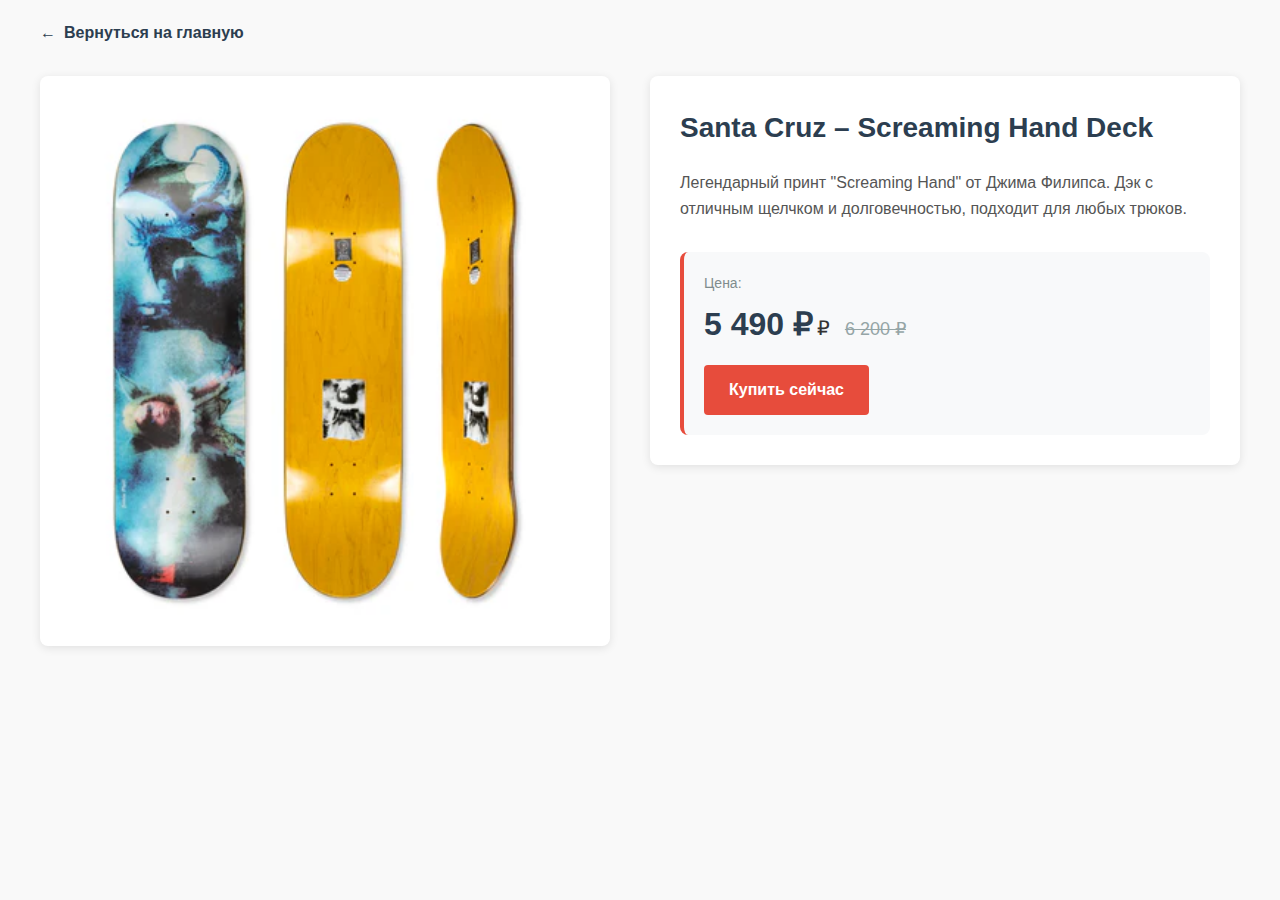
<file: assets/board1.html>
<!DOCTYPE html>
<html lang="ru">
<head>
    <meta charset="UTF-8">
    <meta name="viewport" content="width=device-width, initial-scale=1.0">
    <title>Страница товара</title>
    <link rel="stylesheet" href="board.css">
</head>
<body>
    <div class="container"> 
        <a href="web.html" class="home-link">Вернуться на главную</a>
        
        <div class="content-wrapper">

            <div class="image-block">
                <img src="1_1.webp" alt="Название товара" class="product-image">
            </div>
            
            <div class="description-block">
                <h1 class="product-title">Santa Cruz – Screaming Hand Deck</h1>
                <p class="product-description">
                    Легендарный принт "Screaming Hand" от Джима Филипса. Дэк с отличным щелчком и долговечностью, подходит для любых трюков. 
                </p>
                
                <div class="price-block">
                    <div class="price-label">Цена:</div>
                    <div>
                        <span class="price-value">5 490 ₽</span>
                        <span class="price-currency">₽</span>
                        <span class="price-old"> 6 200 ₽</span>
                    </div>
                    <a href="#" class="buy-button">Купить сейчас</a>
                </div>
                
            </div>
        </div>
    </div>
</body>
</html>
</file>
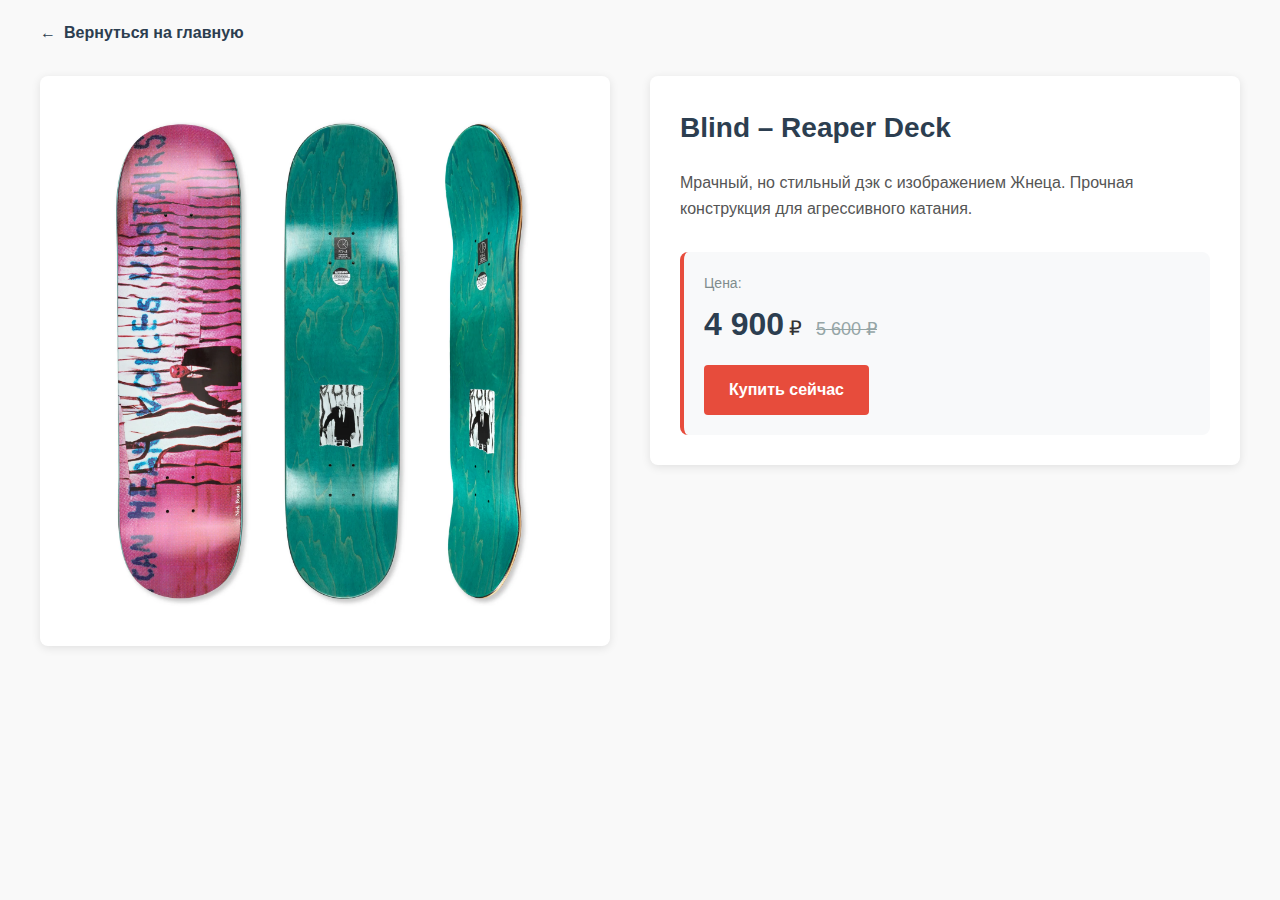
<file: assets/board10.html>
<!DOCTYPE html>
<html lang="ru">
<head>
    <meta charset="UTF-8">
    <meta name="viewport" content="width=device-width, initial-scale=1.0">
    <title>Страница товара</title>
    <link rel="stylesheet" href="board.css">
</head>
<body>
    <div class="container"> 
        <a href="web.html" class="home-link">Вернуться на главную</a>
        
        <div class="content-wrapper">

            <div class="image-block">
                <img src="10_1.webp" alt="Название товара" class="product-image">
            </div>
            
            <div class="description-block">
                <h1 class="product-title">Blind – Reaper Deck  </h1>
                <p class="product-description">
                    Мрачный, но стильный дэк с изображением Жнеца. Прочная конструкция для агрессивного катания.  
                </p>
                
                <div class="price-block">
                    <div class="price-label">Цена:</div>
                    <div>
                        <span class="price-value">4 900</span>
                        <span class="price-currency">₽</span>
                        <span class="price-old">5 600 ₽</span>
                    </div>
                    <a href="#" class="buy-button">Купить сейчас</a>
                </div>
                
 
            </div>
        </div>
    </div>
</body>
</html>
</file>
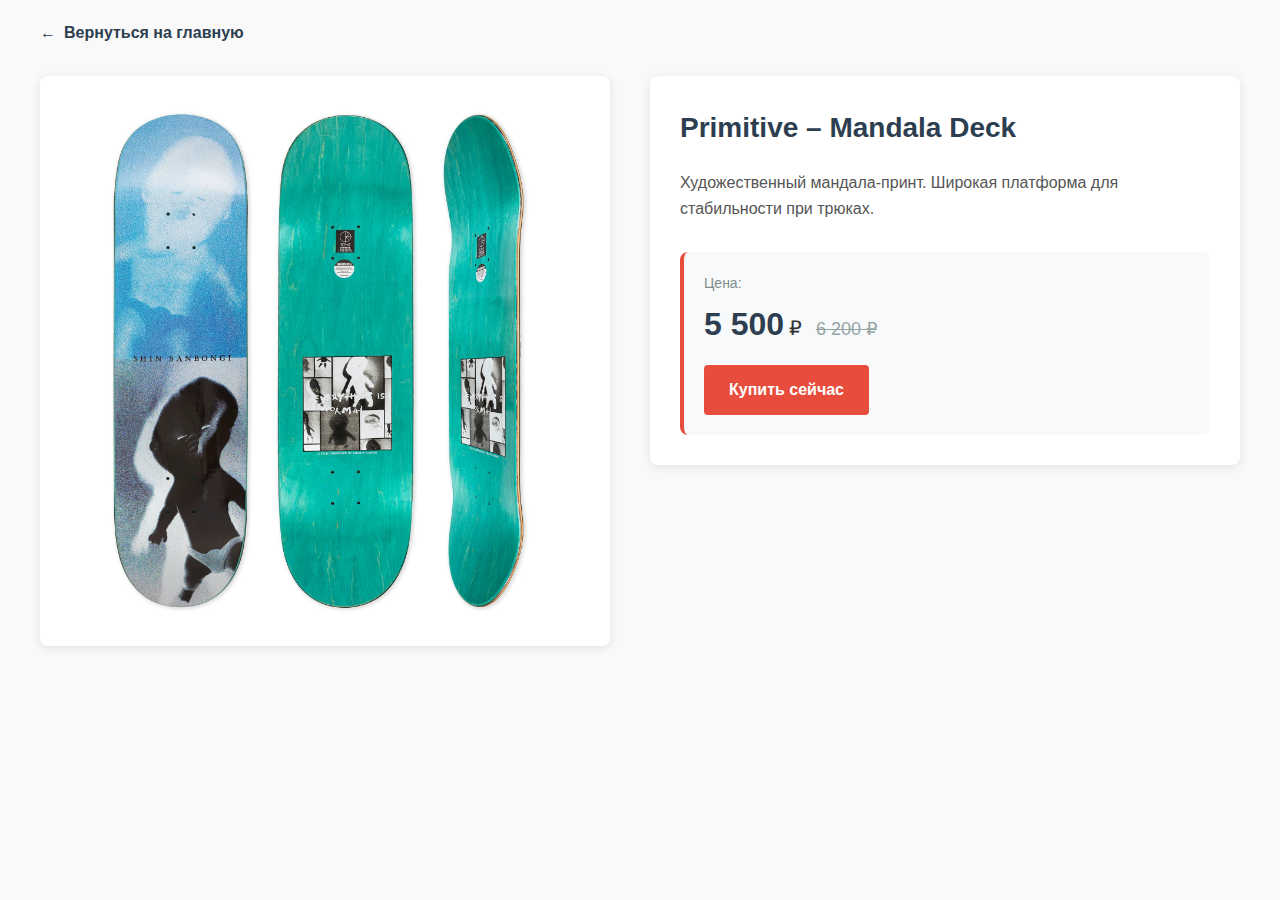
<file: assets/board11.html>
<!DOCTYPE html>
<html lang="ru">
<head>
    <meta charset="UTF-8">
    <meta name="viewport" content="width=device-width, initial-scale=1.0">
    <title>Страница товара</title>
    <link rel="stylesheet" href="board.css">
</head>
<body>
    <div class="container"> 
        <a href="web.html" class="home-link">Вернуться на главную</a>
        
        <div class="content-wrapper">

            <div class="image-block">
                <img src="11_1.webp" alt="Название товара" class="product-image">
            </div>
            
            <div class="description-block">
                <h1 class="product-title"> Primitive – Mandala Deck  </h1>
                <p class="product-description">
                    Художественный мандала-принт. Широкая платформа для стабильности при трюках.  
                </p>
                
                <div class="price-block">
                    <div class="price-label">Цена:</div>
                    <div>
                        <span class="price-value">5 500</span>
                        <span class="price-currency">₽</span>
                        <span class="price-old">6 200 ₽</span>
                    </div>
                    <a href="#" class="buy-button">Купить сейчас</a>
                </div>
   
            </div>
        </div>
    </div>
</body>
</html>
</file>
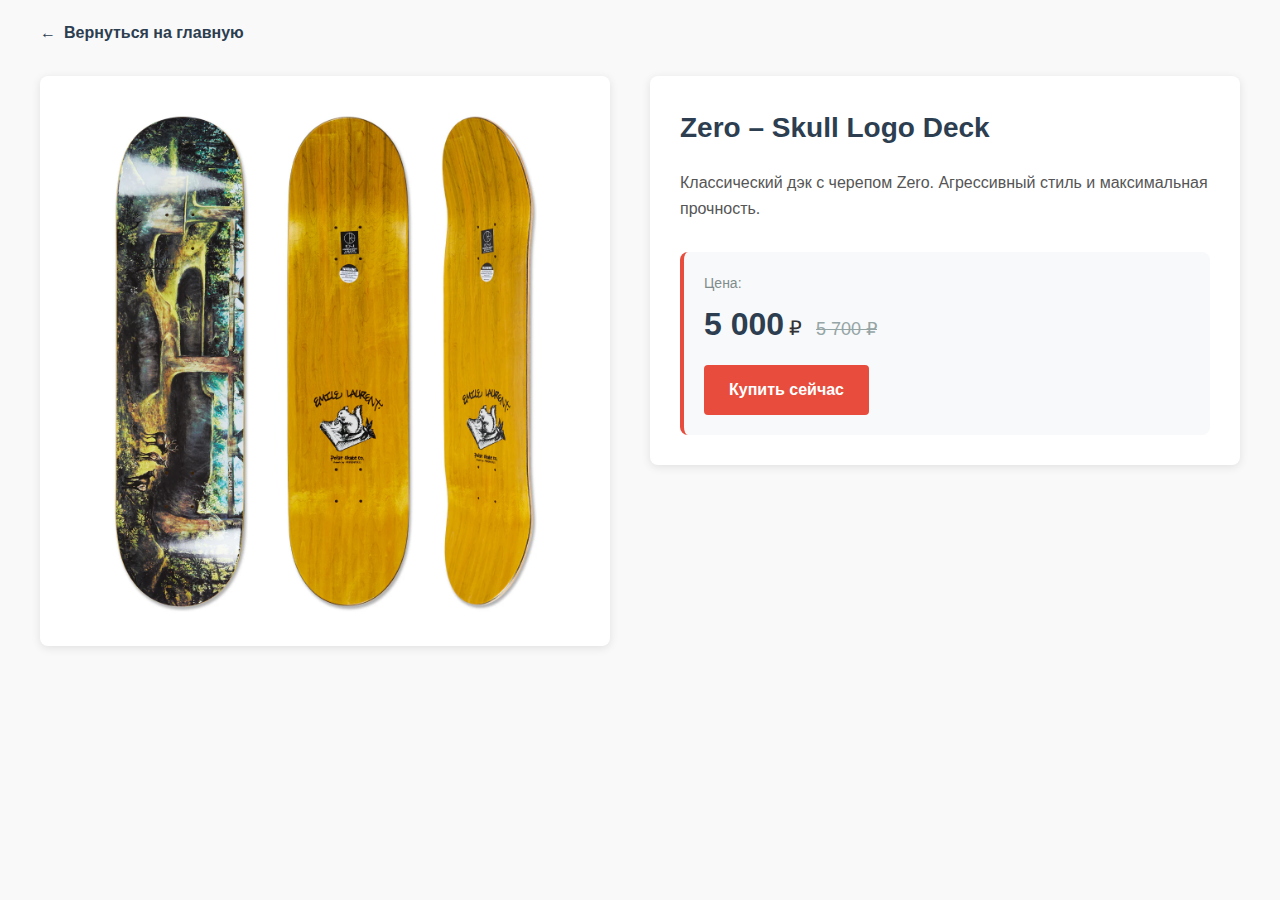
<file: assets/board12.html>
<!DOCTYPE html>
<html lang="ru">
<head>
    <meta charset="UTF-8">
    <meta name="viewport" content="width=device-width, initial-scale=1.0">
    <title>Страница товара</title>
    <link rel="stylesheet" href="board.css">
</head>
<body>
    <div class="container"> 
        <a href="web.html" class="home-link">Вернуться на главную</a>
        
        <div class="content-wrapper">

            <div class="image-block">
                <img src="12_1.webp" alt="Название товара" class="product-image">
            </div>
            
            <div class="description-block">
                <h1 class="product-title"> Zero – Skull Logo Deck  </h1>
                <p class="product-description">
                    Классический дэк с черепом Zero. Агрессивный стиль и максимальная прочность.  
                </p>
                
                <div class="price-block">
                    <div class="price-label">Цена:</div>
                    <div>
                        <span class="price-value"> 5 000</span>
                        <span class="price-currency">₽</span>
                        <span class="price-old">5 700 ₽</span>
                    </div>
                    <a href="#" class="buy-button">Купить сейчас</a>
                </div>
            </div>
        </div>
    </div>
</body>
</html>
</file>
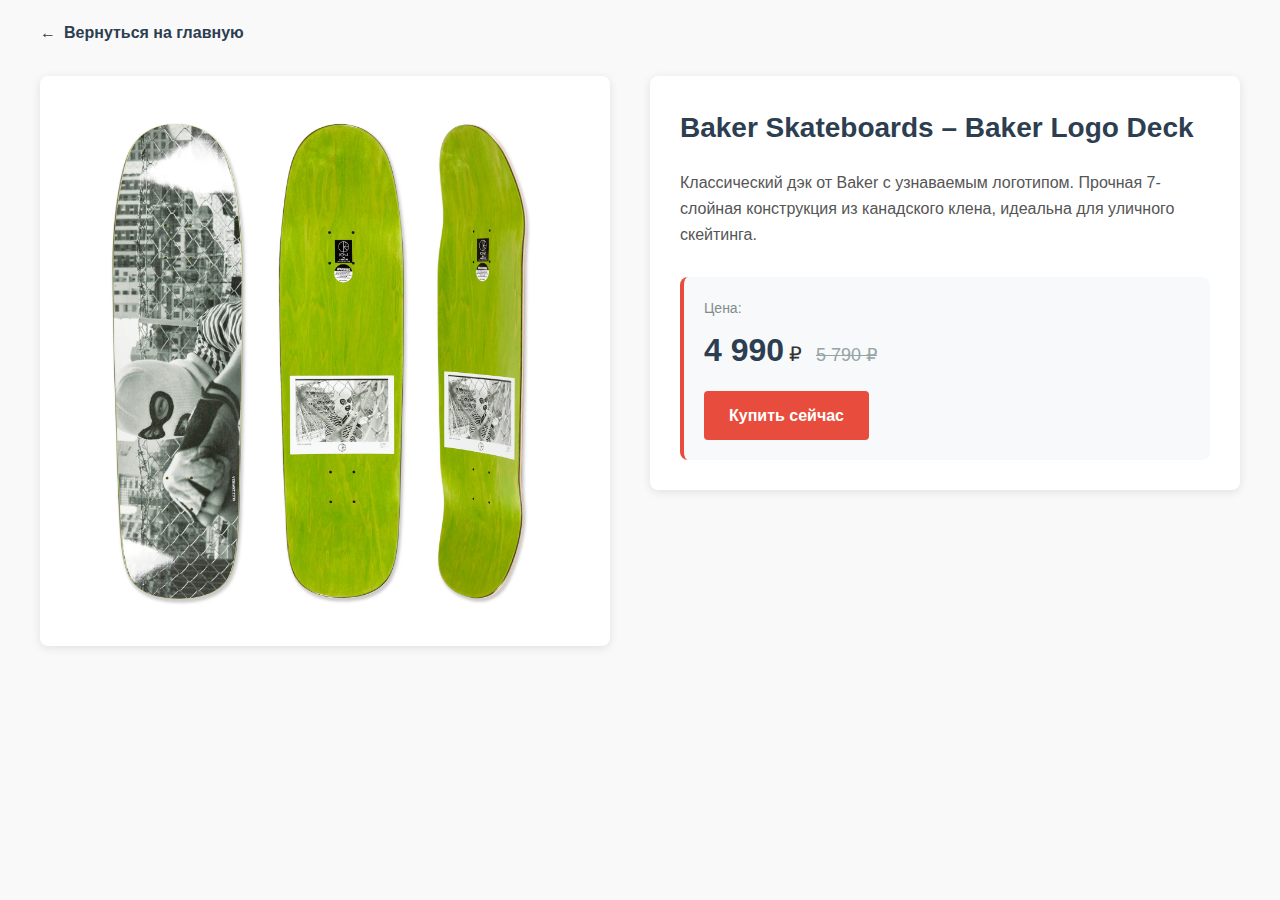
<file: assets/board2.html>
<!DOCTYPE html>
<html lang="ru">
<head>
    <meta charset="UTF-8">
    <meta name="viewport" content="width=device-width, initial-scale=1.0">
    <title>Страница товара</title>
    <link rel="stylesheet" href="board.css">
</head>
<body>
    <div class="container"> 
        <a href="web.html" class="home-link">Вернуться на главную</a>
        
        <div class="content-wrapper">

            <div class="image-block">
                <img src="2_1.webp" alt="Название товара" class="product-image">
            </div>
            
            <div class="description-block">
                <h1 class="product-title">Baker Skateboards – Baker Logo Deck  </h1>
                <p class="product-description">
                     Классический дэк от Baker с узнаваемым логотипом. Прочная 7-слойная конструкция из канадского клена, идеальна для уличного скейтинга.  
                </p>
                
                <div class="price-block">
                    <div class="price-label">Цена:</div>
                    <div>
                        <span class="price-value"> 4 990</span>
                        <span class="price-currency">₽</span>
                        <span class="price-old">5 790 ₽ </span>
                    </div>
                    <a href="#" class="buy-button">Купить сейчас</a>
                </div>
                

            </div>
        </div>
    </div>
</body>
</html>
</file>
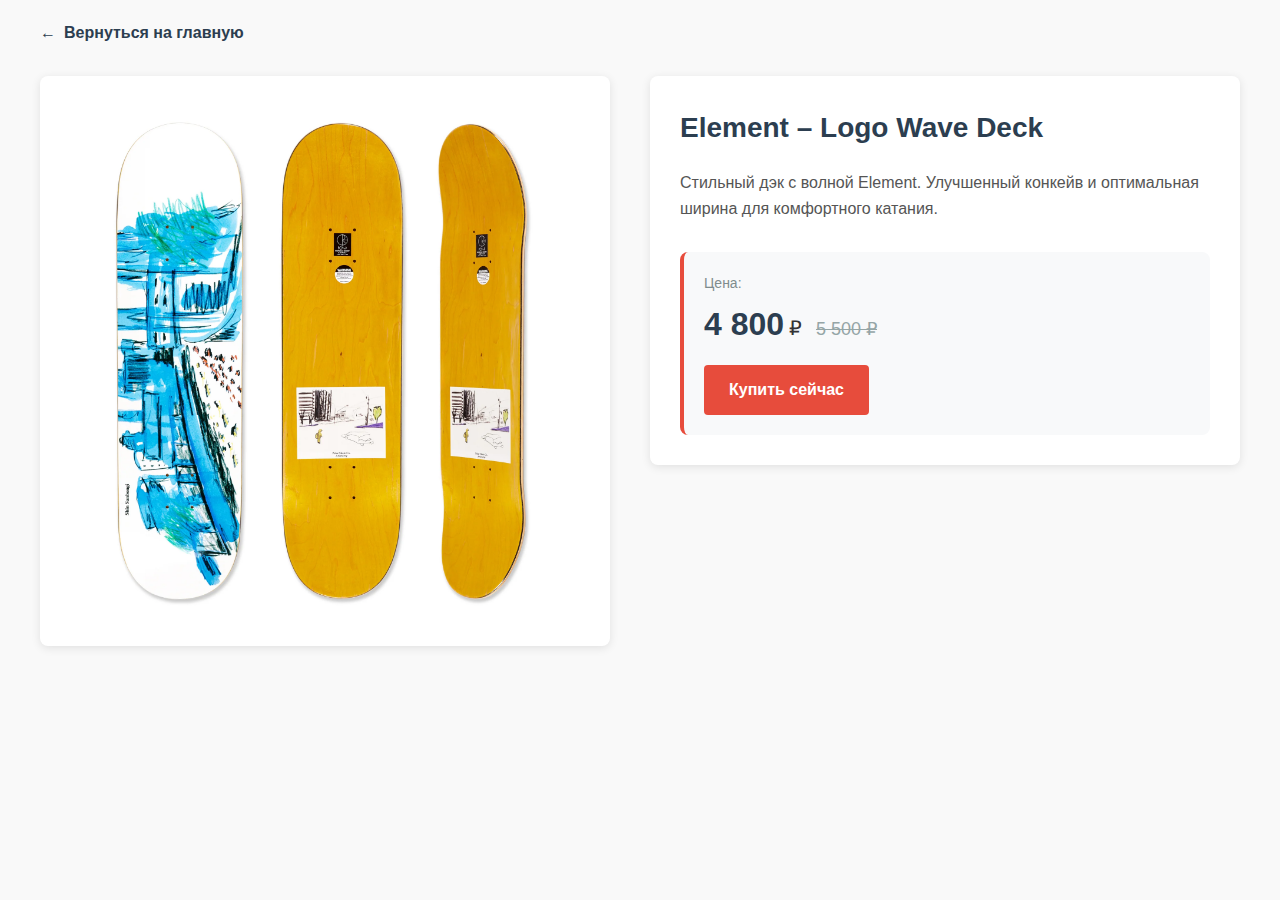
<file: assets/board3.html>
<!DOCTYPE html>
<html lang="ru">
<head>
    <meta charset="UTF-8">
    <meta name="viewport" content="width=device-width, initial-scale=1.0">
    <title>Страница товара</title>
    <link rel="stylesheet" href="board.css">
</head>
<body>
    <div class="container"> 
        <a href="web.html" class="home-link">Вернуться на главную</a>
        
        <div class="content-wrapper">

            <div class="image-block">
                <img src="3_1.webp" alt="Название товара" class="product-image">
            </div>
            
            <div class="description-block">
                <h1 class="product-title"> Element – Logo Wave Deck  </h1>
                <p class="product-description">
                    Стильный дэк с волной Element. Улучшенный конкейв и оптимальная ширина для комфортного катания.  
                </p>
                
                <div class="price-block">
                    <div class="price-label">Цена:</div>
                    <div>
                        <span class="price-value">4 800</span>
                        <span class="price-currency">₽</span>
                        <span class="price-old">5 500 ₽ </span>
                    </div>
                    <a href="#" class="buy-button">Купить сейчас</a>
                </div>
                

            </div>
        </div>
    </div>
</body>
</html>
</file>
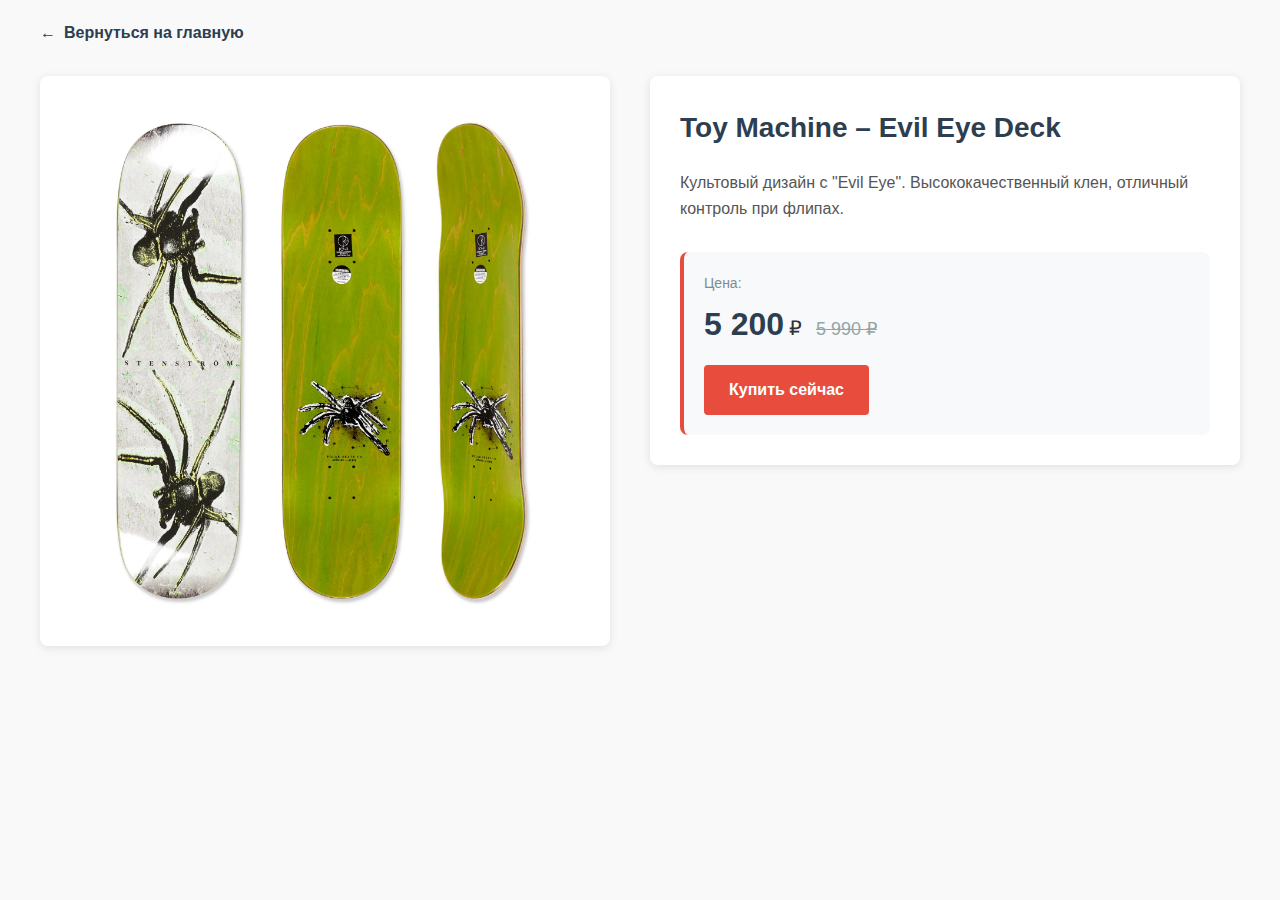
<file: assets/board4.html>
<!DOCTYPE html>
<html lang="ru">
<head>
    <meta charset="UTF-8">
    <meta name="viewport" content="width=device-width, initial-scale=1.0">
    <title>Страница товара</title>
    <link rel="stylesheet" href="board.css">
</head>
<body>
    <div class="container"> 
        <a href="web.html" class="home-link">Вернуться на главную</a>
        
        <div class="content-wrapper">

            <div class="image-block">
                <img src="4_1.webp" alt="Название товара" class="product-image">
            </div>
            
            <div class="description-block">
                <h1 class="product-title">Toy Machine – Evil Eye Deck  </h1>
                <p class="product-description">
                    Культовый дизайн с "Evil Eye". Высококачественный клен, отличный контроль при флипах.
                </p>
                
                <div class="price-block">
                    <div class="price-label">Цена:</div>
                    <div>
                        <span class="price-value"> 5 200</span>
                        <span class="price-currency">₽</span>
                        <span class="price-old">5 990 ₽  </span>
                    </div>
                    <a href="#" class="buy-button">Купить сейчас</a>
                </div>

            </div>
        </div>
    </div>
</body>
</html>
</file>
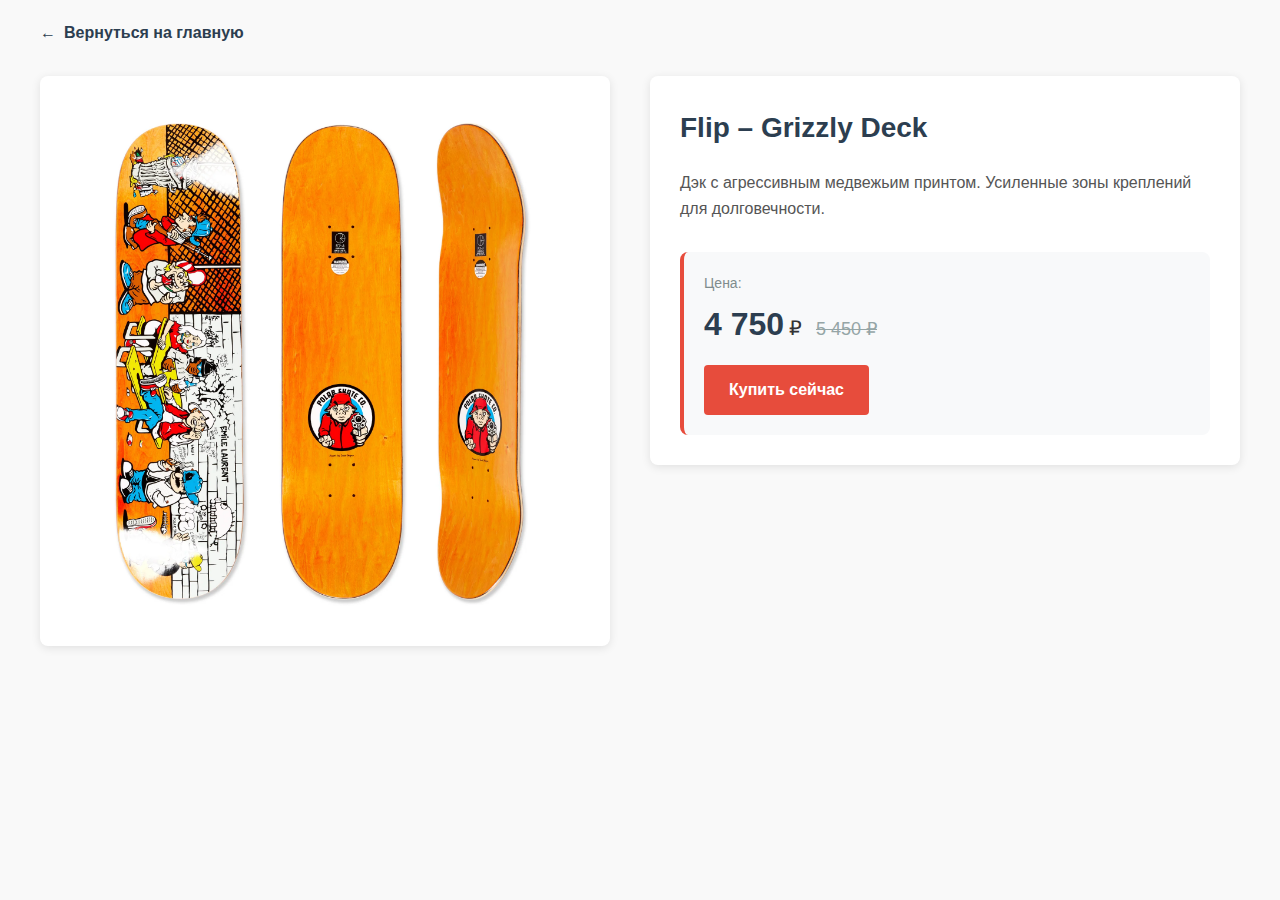
<file: assets/board5.html>
<!DOCTYPE html>
<html lang="ru">
<head>
    <meta charset="UTF-8">
    <meta name="viewport" content="width=device-width, initial-scale=1.0">
    <title>Страница товара</title>
    <link rel="stylesheet" href="board.css">
</head>
<body>
    <div class="container"> 
        <a href="web.html" class="home-link">Вернуться на главную</a>
        
        <div class="content-wrapper">

            <div class="image-block">
                <img src="5_1.webp" alt="Название товара" class="product-image">
            </div>
            
            <div class="description-block">
                <h1 class="product-title">Flip – Grizzly Deck  </h1>
                <p class="product-description">
                   Дэк с агрессивным медвежьим принтом. Усиленные зоны креплений для долговечности.  
                </p>
                
                <div class="price-block">
                    <div class="price-label">Цена:</div>
                    <div>
                        <span class="price-value">4 750</span>
                        <span class="price-currency">₽</span>
                        <span class="price-old">5 450 ₽</span>
                    </div>
                    <a href="#" class="buy-button">Купить сейчас</a>
                </div>
                

            </div>
        </div>
    </div>
</body>
</html>
</file>
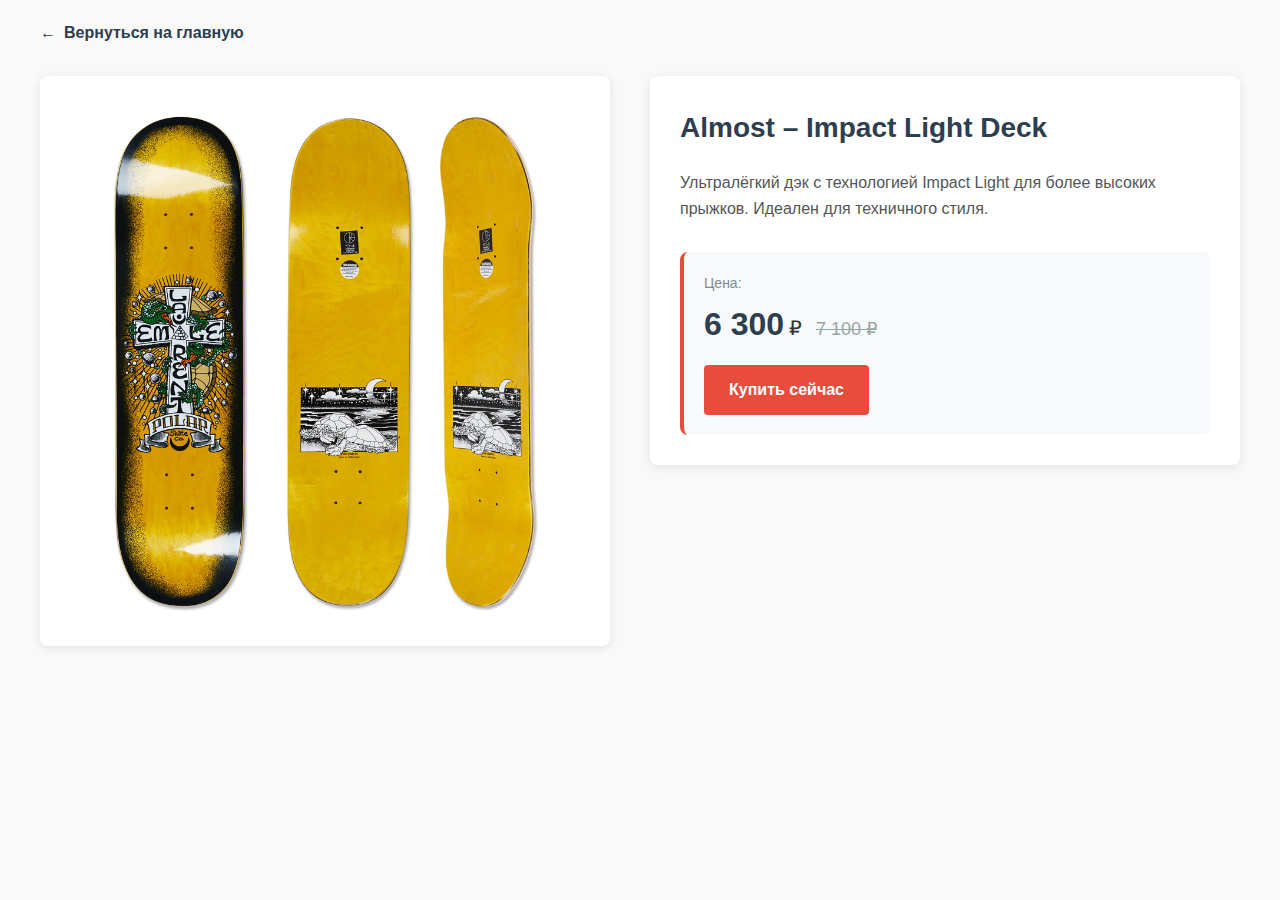
<file: assets/board6.html>
<!DOCTYPE html>
<html lang="ru">
<head>
    <meta charset="UTF-8">
    <meta name="viewport" content="width=device-width, initial-scale=1.0">
    <title>Страница товара</title>
    <link rel="stylesheet" href="board.css">
</head>
<body>
    <div class="container"> 
        <a href="web.html" class="home-link">Вернуться на главную</a>
        
        <div class="content-wrapper">

            <div class="image-block">
                <img src="13_1.webp" alt="Название товара" class="product-image">
            </div>
            
            <div class="description-block">
                <h1 class="product-title">Almost – Impact Light Deck  </h1>
                <p class="product-description">
                    Ультралёгкий дэк с технологией Impact Light для более высоких прыжков. Идеален для техничного стиля.  
                </p>
                
                <div class="price-block">
                    <div class="price-label">Цена:</div>
                    <div>
                        <span class="price-value">6 300</span>
                        <span class="price-currency">₽</span>
                        <span class="price-old"> 7 100 ₽</span>
                    </div>
                    <a href="#" class="buy-button">Купить сейчас</a>
                </div>
                

            </div>
        </div>
    </div>
</body>
</html>
</file>
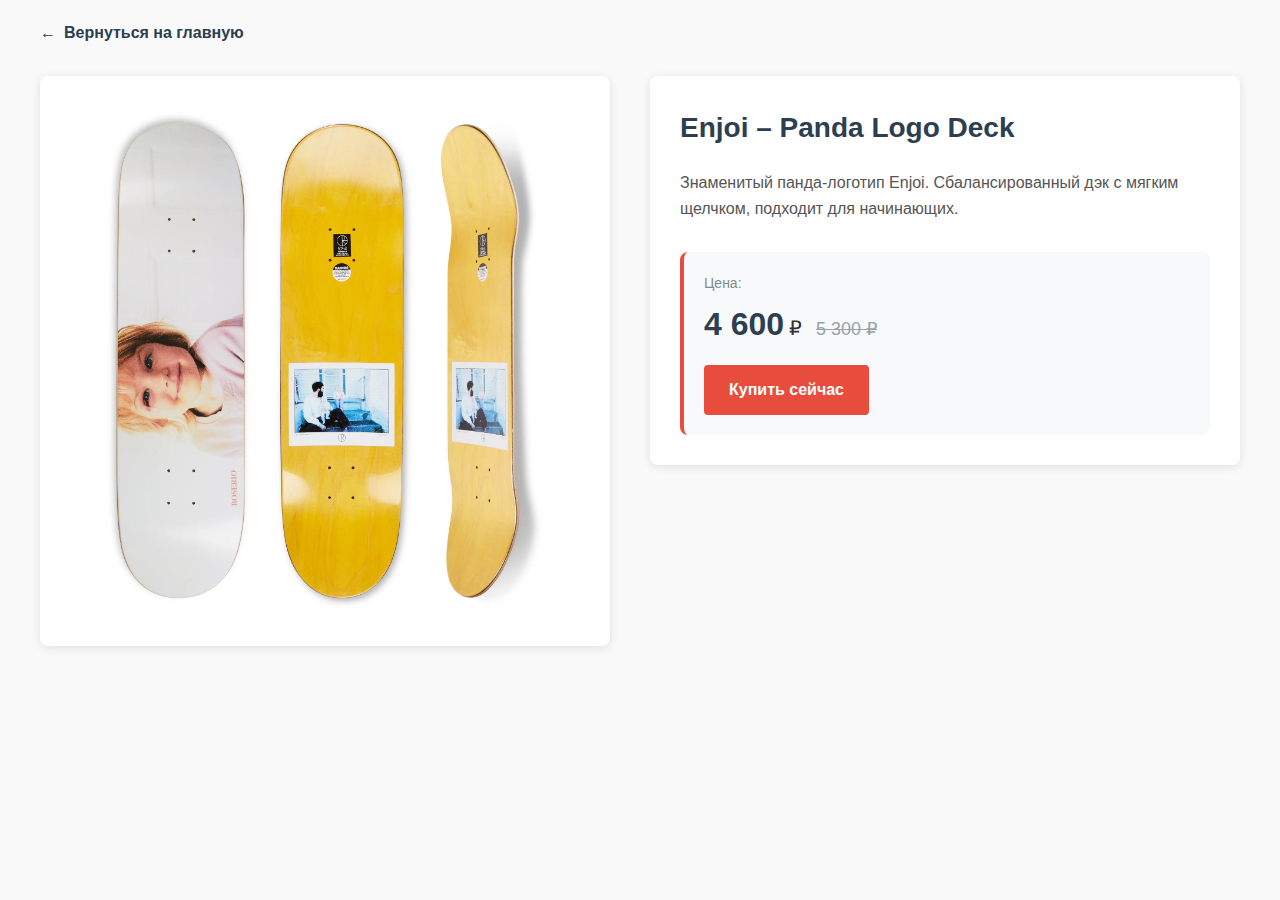
<file: assets/board7.html>
<!DOCTYPE html>
<html lang="ru">
<head>
    <meta charset="UTF-8">
    <meta name="viewport" content="width=device-width, initial-scale=1.0">
    <title>Страница товара</title>
    <link rel="stylesheet" href="board.css">
</head>
<body>
    <div class="container"> 
        <a href="web.html" class="home-link">Вернуться на главную</a>
        
        <div class="content-wrapper">

            <div class="image-block">
                <img src="7_1.webp" alt="Название товара" class="product-image">
            </div>
            
            <div class="description-block">
                <h1 class="product-title">Enjoi – Panda Logo Deck </h1>
                <p class="product-description">
                    Знаменитый панда-логотип Enjoi. Сбалансированный дэк с мягким щелчком, подходит для начинающих.  
                </p>
                
                <div class="price-block">
                    <div class="price-label">Цена:</div>
                    <div>
                        <span class="price-value">4 600</span>
                        <span class="price-currency">₽</span>
                        <span class="price-old">5 300 ₽</span>
                    </div>
                    <a href="#" class="buy-button">Купить сейчас</a>
                </div>
                

            </div>
        </div>
    </div>
</body>
</html>
</file>
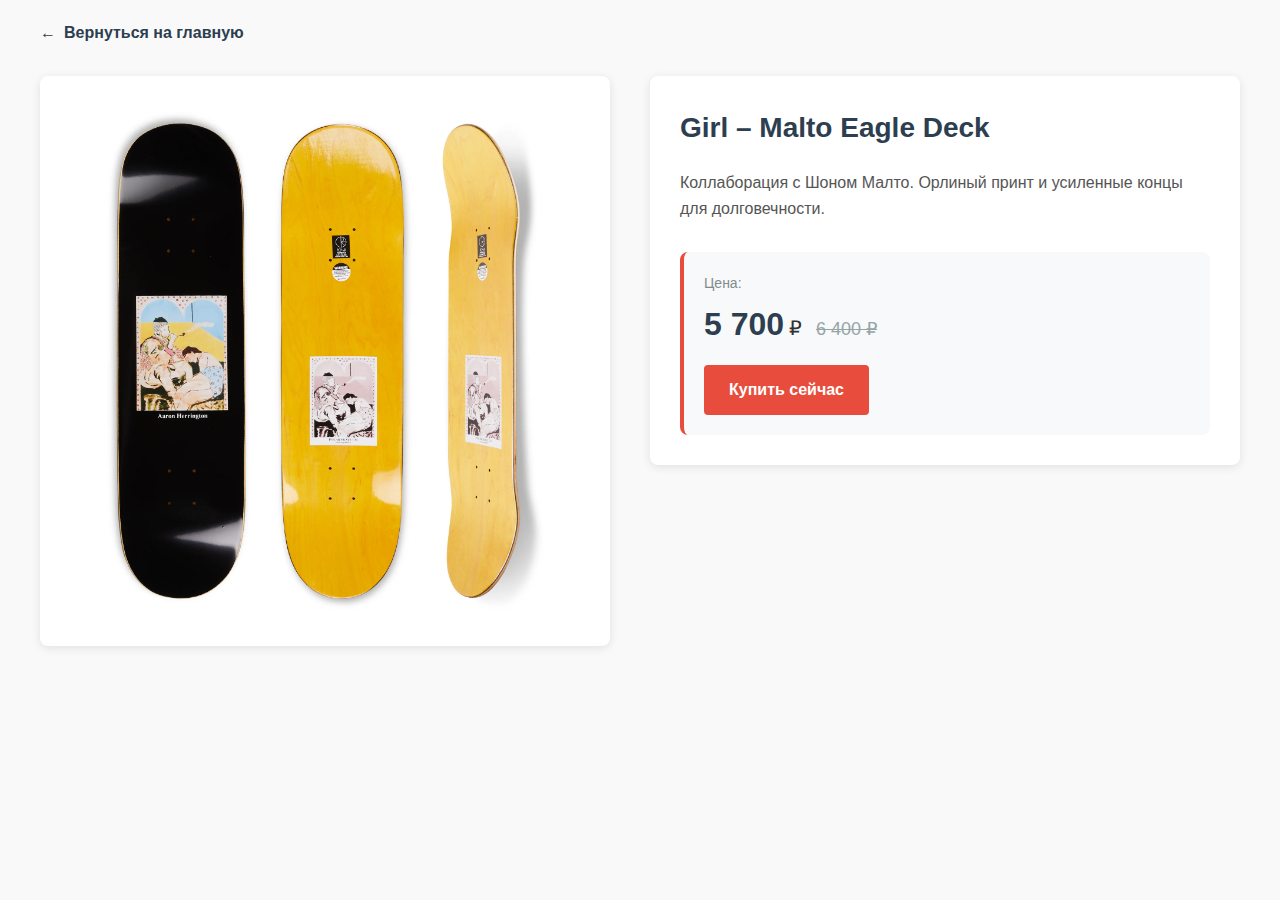
<file: assets/board8.html>
<!DOCTYPE html>
<html lang="ru">
<head>
    <meta charset="UTF-8">
    <meta name="viewport" content="width=device-width, initial-scale=1.0">
    <title>Страница товара</title>
    <link rel="stylesheet" href="board.css">
</head>
<body>
    <div class="container"> 
        <a href="web.html" class="home-link">Вернуться на главную</a>
        
        <div class="content-wrapper">

            <div class="image-block">
                <img src="8_1.webp" alt="Название товара" class="product-image">
            </div>
            
            <div class="description-block">
                <h1 class="product-title">Girl – Malto Eagle Deck  </h1>
                <p class="product-description">
                    Коллаборация с Шоном Малто. Орлиный принт и усиленные концы для долговечности.  
                </p>
                
                <div class="price-block">
                    <div class="price-label">Цена:</div>
                    <div>
                        <span class="price-value">5 700</span>
                        <span class="price-currency">₽</span>
                        <span class="price-old"> 6 400 ₽</span>
                    </div>
                    <a href="#" class="buy-button">Купить сейчас</a>
                </div>
                

            </div>
        </div>
    </div>
</body>
</html>
</file>
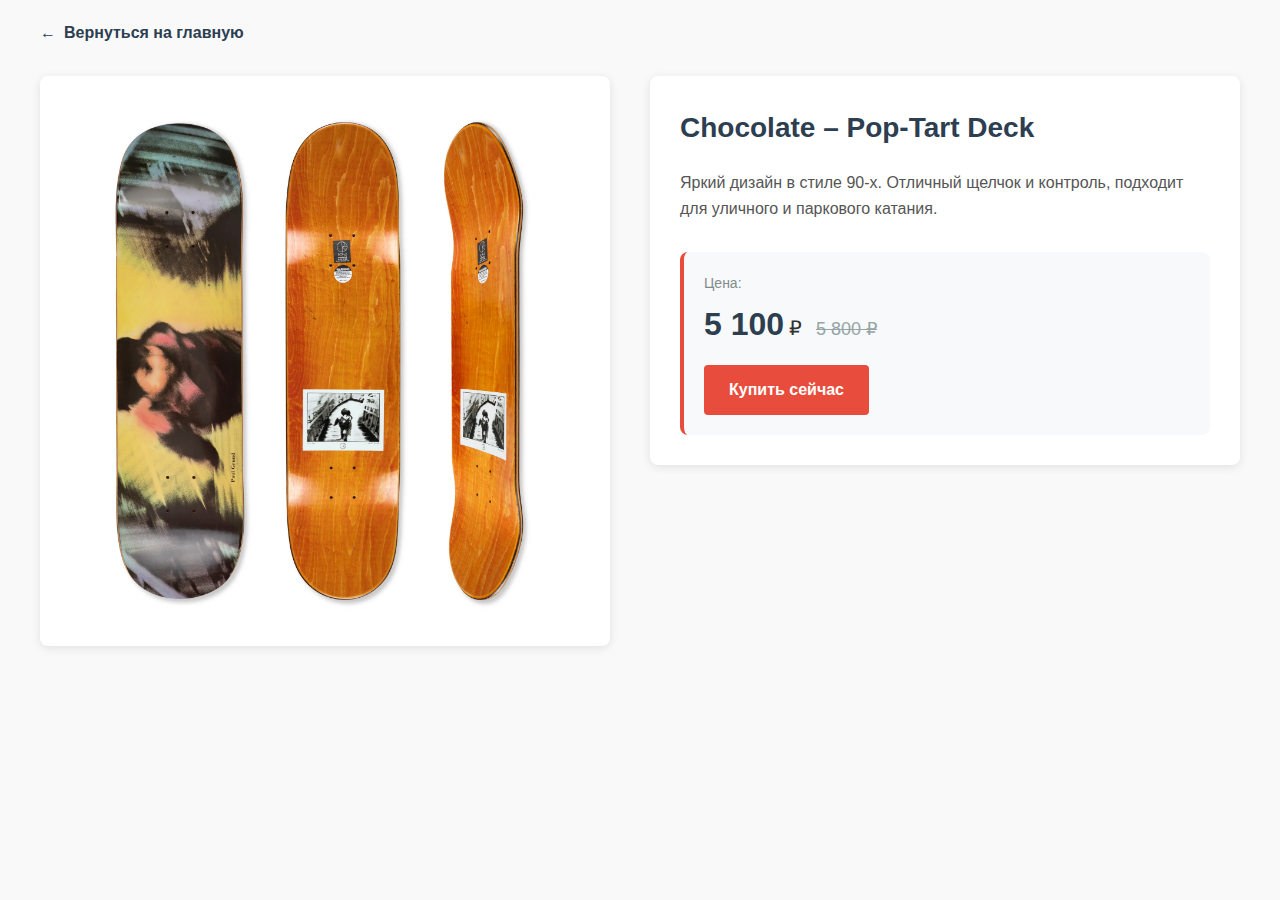
<file: assets/board9.html>
<!DOCTYPE html>
<html lang="ru">
<head>
    <meta charset="UTF-8">
    <meta name="viewport" content="width=device-width, initial-scale=1.0">
    <title>Страница товара</title>
    <link rel="stylesheet" href="board.css">
</head>
<body>
    <div class="container"> 
        <a href="web.html" class="home-link">Вернуться на главную</a>
        
        <div class="content-wrapper">

            <div class="image-block">
                <img src="9_1.webp" alt="Название товара" class="product-image">
            </div>
            
            <div class="description-block">
                <h1 class="product-title"> Chocolate – Pop-Tart Deck </h1>
                <p class="product-description">
                    Яркий дизайн в стиле 90-х. Отличный щелчок и контроль, подходит для уличного и паркового катания.  
                </p>
                
                <div class="price-block">
                    <div class="price-label">Цена:</div>
                    <div>
                        <span class="price-value">5 100</span>
                        <span class="price-currency">₽</span>
                        <span class="price-old">5 800 ₽</span>
                    </div>
                    <a href="#" class="buy-button">Купить сейчас</a>
                </div>
                

            </div>
        </div>
    </div>
</body>
</html>
</file>
<file: assets/board.css>
body {
            font-family: 'Arial', sans-serif;
            line-height: 1.6;
            margin: 0;
            padding: 0;
            color: #333;
            background-color: #f9f9f9;
        }
        
        .container {
            max-width: 1200px;
            margin: 0 auto;
            padding: 20px;
        }
        
        /* Стили для ссылки на главную */
        .home-link {
            display: inline-block;
            margin-bottom: 30px;
            text-decoration: none;
            color: #2c3e50;
            font-weight: bold;
            transition: color 0.3s;
        }
        
        .home-link:hover {
            color: #e74c3c;
        }
        
        .home-link::before {
            content: "←";
            margin-right: 8px;
        }
        
        /* Блок с контентом */
        .content-wrapper {
            display: flex;
            flex-wrap: wrap;
            gap: 40px;
            align-items: flex-start;
        }
        
        /* Блок с фотографией */
        .image-block {
            flex: 1;
            min-width: 300px;
            background: #fff;
            padding: 20px;
            border-radius: 8px;
            box-shadow: 0 2px 10px rgba(0,0,0,0.1);
        }
        
        .product-image {
            width: 100%;
            height: auto;
            border-radius: 4px;
            display: block;
        }
        
        /* Блок с описанием */
        .description-block {
            flex: 1;
            min-width: 300px;
            background: #fff;
            padding: 30px;
            border-radius: 8px;
            box-shadow: 0 2px 10px rgba(0,0,0,0.1);
        }
        
        .product-title {
            font-size: 28px;
            margin-top: 0;
            margin-bottom: 20px;
            color: #2c3e50;
        }
        
        .product-description {
            font-size: 16px;
            color: #555;
            margin-bottom: 25px;
        }
        
        /* Новый блок с ценой */
        .price-block {
            margin-top: 30px;
            padding: 20px;
            background: #f8f9fa;
            border-radius: 8px;
            border-left: 4px solid #e74c3c;
        }
        
        .price-label {
            font-size: 14px;
            color: #7f8c8d;
            margin-bottom: 5px;
        }
        
        .price-value {
            font-size: 32px;
            font-weight: bold;
            color: #2c3e50;
        }
        
        .price-old {
            font-size: 18px;
            color: #95a5a6;
            text-decoration: line-through;
            margin-left: 10px;
        }
        
        .price-currency {
            font-size: 20px;
        }
        
        .buy-button {
            display: inline-block;
            margin-top: 15px;
            padding: 12px 25px;
            background-color: #e74c3c;
            color: white;
            text-decoration: none;
            border-radius: 4px;
            font-weight: bold;
            transition: background-color 0.3s;
        }
        
        .buy-button:hover {
            background-color: #c0392b;
        }
        
        @media (max-width: 768px) {
            .content-wrapper {
                flex-direction: column;
            }
            
            .price-value {
                font-size: 28px;
            }
        }
</file>
